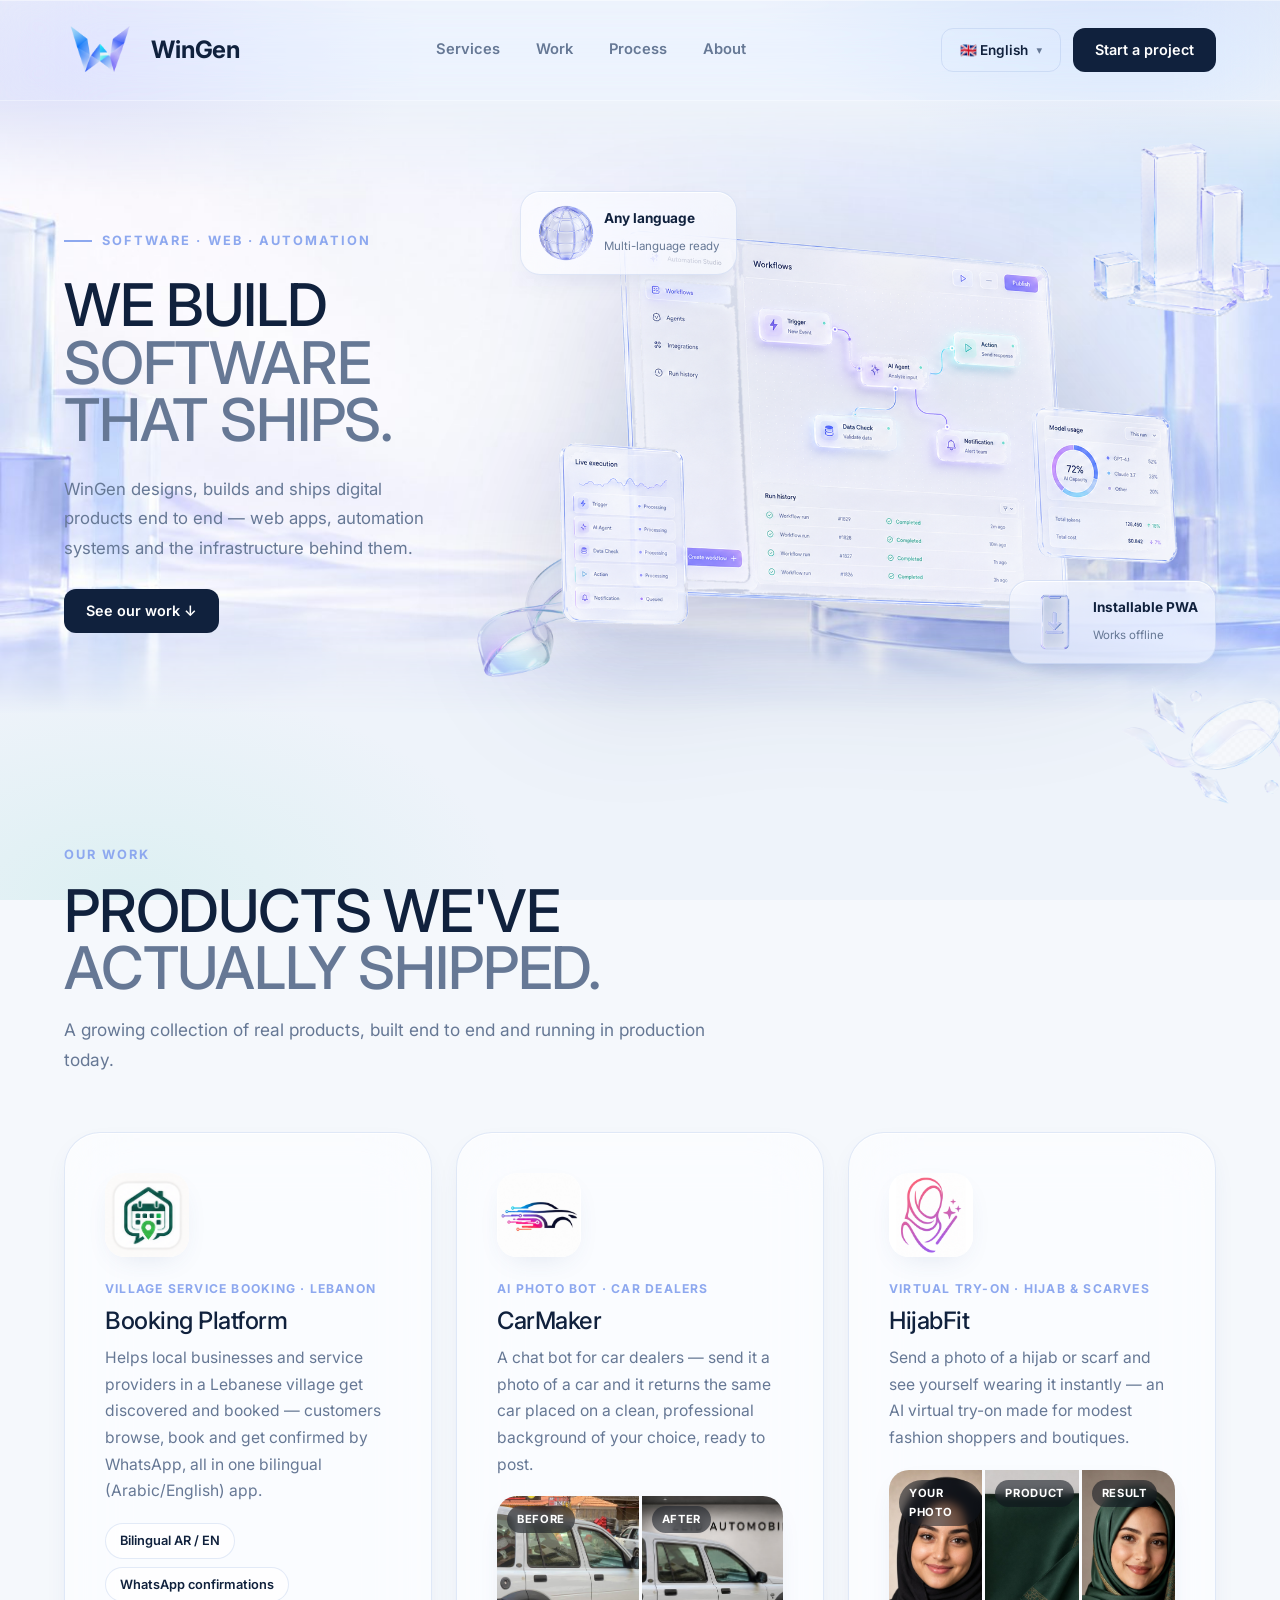
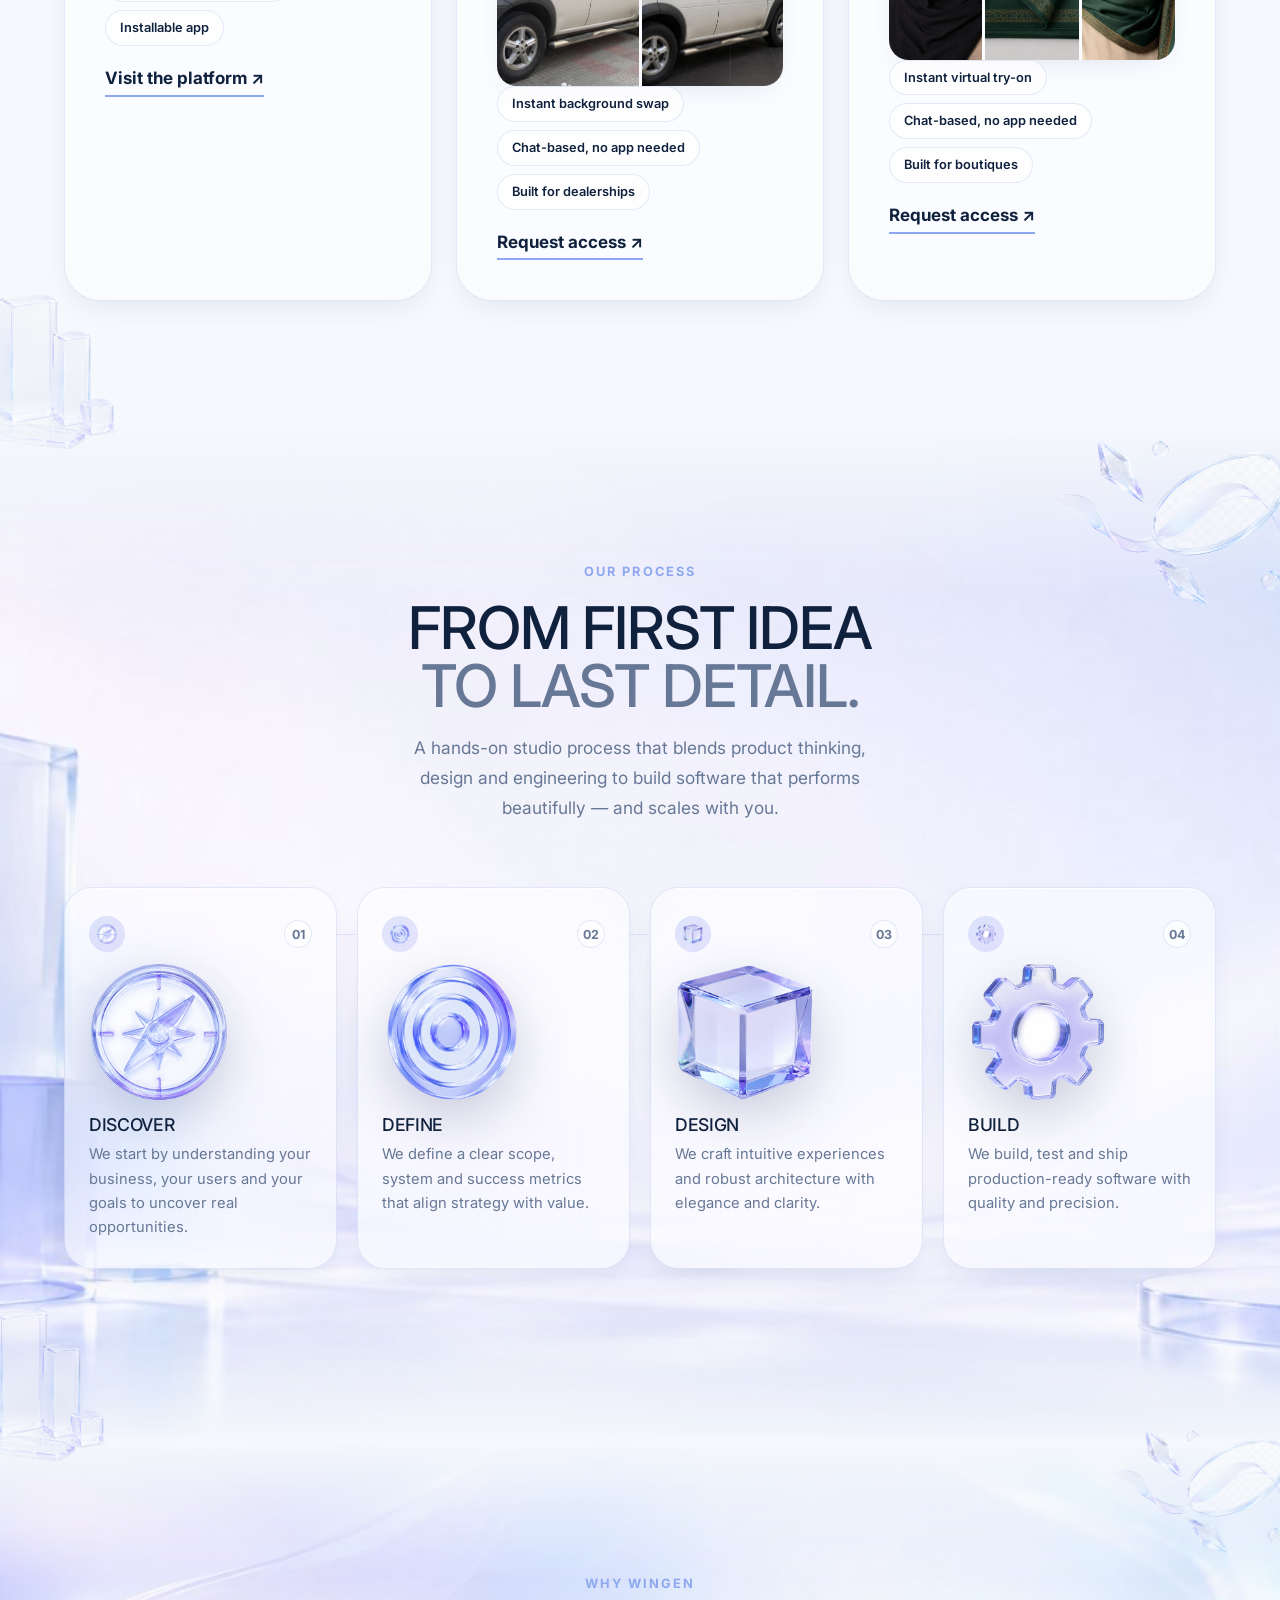
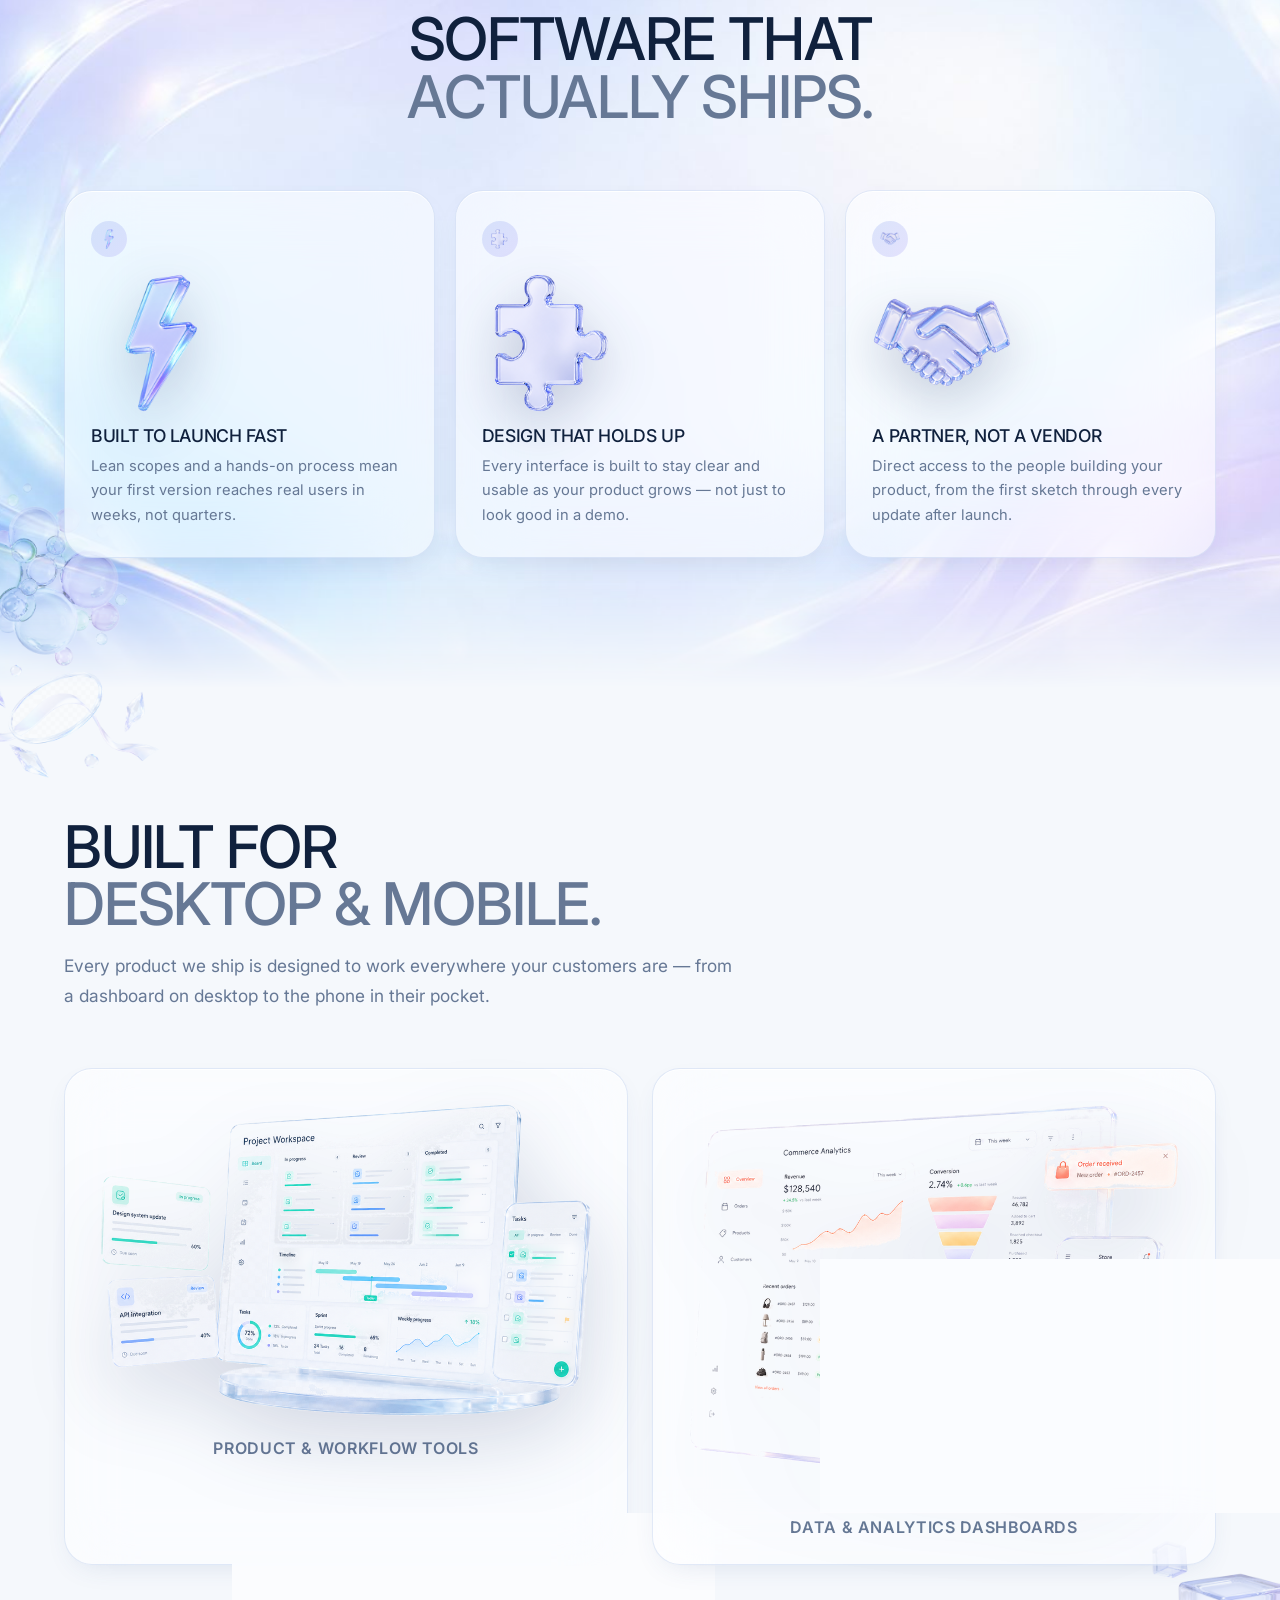
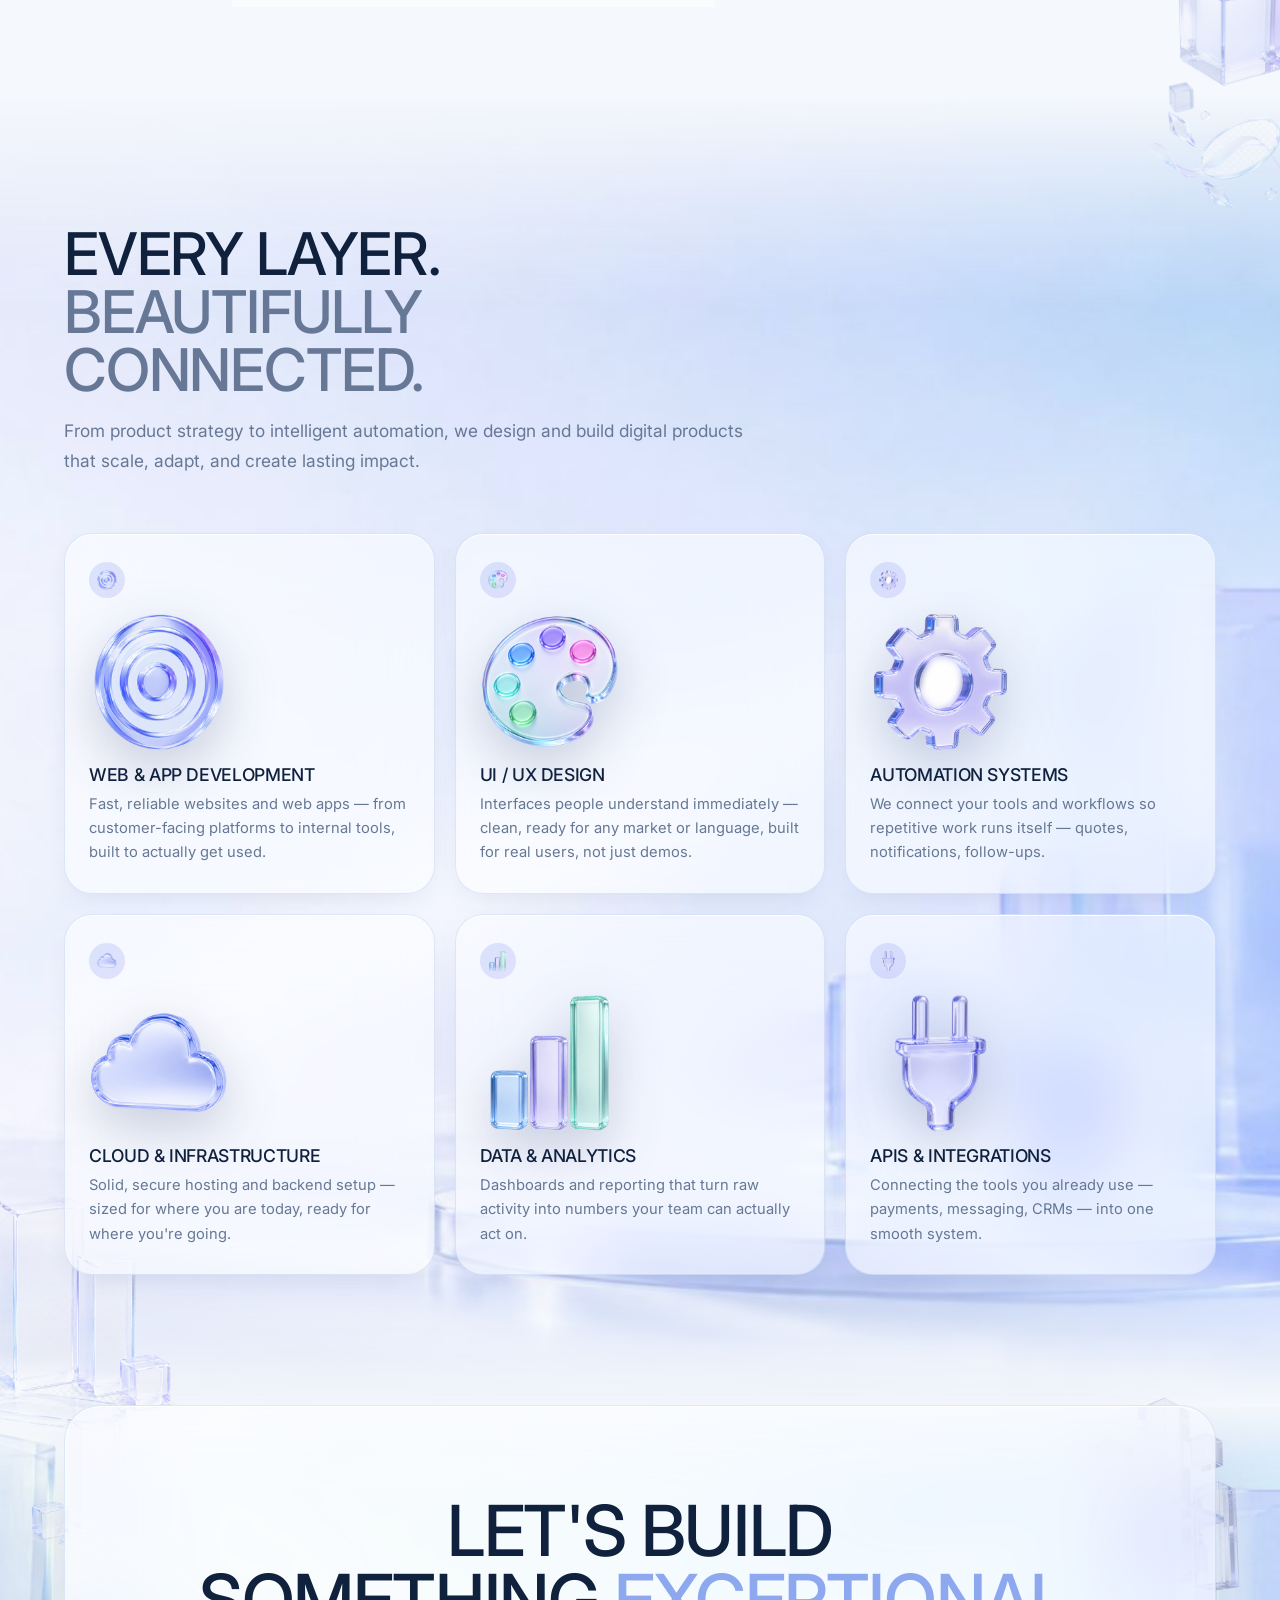
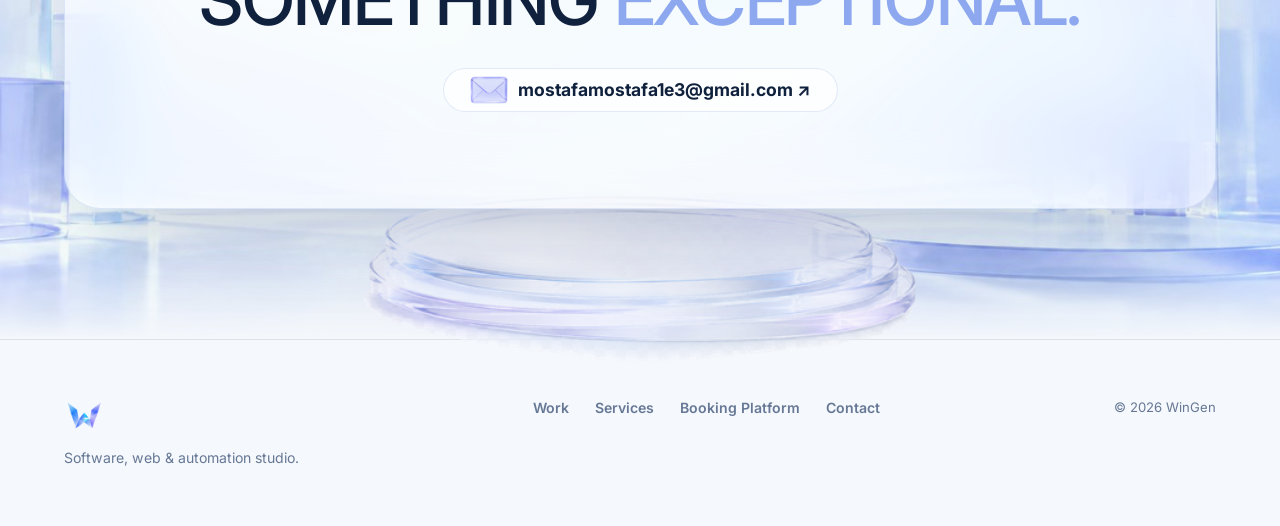
<file: index.html>
<!doctype html>
<html lang="en">
<head>
  <meta charset="UTF-8" />
  <meta name="viewport" content="width=device-width, initial-scale=1.0" />
  <title>WinGen — Software, Web & Automation Studio</title>
  <link rel="icon" type="image/png" href="assets/icon.png" />
  <meta name="theme-color" content="#0f1b3d" />
  <link rel="preconnect" href="https://fonts.googleapis.com" />
  <link rel="preconnect" href="https://fonts.gstatic.com" crossorigin />
  <link href="https://fonts.googleapis.com/css2?family=Inter:wght@400;500;600;700;800;900&family=Scheherazade+New:wght@400;500;600;700&display=swap" rel="stylesheet" />
  <link rel="stylesheet" href="css/style.css?v=32" />
</head>
<body>
  <header class="topbar" id="head">
    <div class="wrap topbar-inner">
      <a href="index.html" class="brand-link">
        <img src="assets/logo-icon.png" alt="" class="brand-logo" />
        <span class="brand-name">WinGen</span>
      </a>
      <nav class="nav-links">
        <a href="#services" data-i18n="nav_services">Services</a>
        <a href="#work" data-i18n="nav_work">Work</a>
        <a href="#process" data-i18n="nav_process">Process</a>
        <a href="#contact" data-i18n="nav_about">About</a>
      </nav>
      <div class="nav-right">
        <div class="lang-dropdown">
          <button type="button" id="lang-toggle" class="lang-toggle" aria-haspopup="true" aria-expanded="false">
            <span class="lang-current">🇬🇧 English</span><span class="lang-caret">▾</span>
          </button>
          <div class="lang-menu" id="lang-menu" hidden>
            <button type="button" class="lang-option" data-lang="en">🇬🇧 English</button>
            <button type="button" class="lang-option" data-lang="ar">🇸🇦 العربية</button>
            <button type="button" class="lang-option" data-lang="de">🇩🇪 Deutsch</button>
          </div>
        </div>
        <a href="#contact" class="btn-cta" data-i18n="nav_cta">Start a project</a>
      </div>
    </div>
  </header>

  <main>
    <section class="hero floor-bg">
      <div class="wrap hero-grid">
        <div class="hero-copy">
          <span class="kicker"><span class="kicker-line"></span> <span data-i18n="hero_kicker">SOFTWARE · WEB · AUTOMATION</span></span>
          <h1><span data-i18n="hero_h1_line1">WE BUILD</span><br /><em data-i18n="hero_h1_line2">SOFTWARE THAT SHIPS.</em></h1>
          <p class="hero-desc" data-i18n="hero_desc">WinGen designs, builds and ships digital products end to end — web apps, automation systems and the infrastructure behind them.</p>
          <a href="#work" class="btn-cta" data-i18n="hero_work_btn">See our work ↓</a>
        </div>

        <div class="hero-stage">
          <img src="assets/decor-cubes.png" alt="" class="decor decor-hero-1" aria-hidden="true" />
          <img src="assets/decor-ribbon2.png" alt="" class="decor decor-hero-2" aria-hidden="true" />

          <div class="float-chip glass chip-top reveal">
            <img src="assets/icons/icon-globe.png" alt="" class="chip-icon" />
            <div><b data-i18n="chip_lang_title">Any language</b><small data-i18n="chip_lang_sub">Multi-language ready</small></div>
          </div>

          <img src="assets/hero-mockup.png" alt="Automation workflow dashboard" class="hero-mockup reveal" />

          <div class="float-chip glass chip-bottom reveal">
            <img src="assets/icons/icon-phone.png" alt="" class="chip-icon" />
            <div><b data-i18n="chip_pwa_title">Installable PWA</b><small data-i18n="chip_pwa_sub">Works offline</small></div>
          </div>
        </div>
      </div>
    </section>

    <section id="work" class="projects-section">
      <img src="assets/decor-crystal.png" alt="" class="decor decor-projects" aria-hidden="true" />
      <img src="assets/decor-cubes.png" alt="" class="decor decor-projects-2" aria-hidden="true" />
      <div class="wrap">
        <div class="sec-head-left reveal">
          <span class="eye" data-i18n="projects_eye">OUR WORK</span>
          <h2><span data-i18n="projects_h2_line1">PRODUCTS WE'VE</span><br /><em data-i18n="projects_h2_line2">ACTUALLY SHIPPED.</em></h2>
          <p data-i18n="projects_desc">A growing collection of real products, built end to end and running in production today.</p>
        </div>

        <div class="project-grid">
          <a href="booking/" class="project-card glass reveal">
            <img src="assets/mawa3id-icon.png" alt="Booking platform logo" class="project-icon" />
            <div class="project-info">
              <span class="project-tag" data-i18n="project1_tag">Village Service Booking · Lebanon</span>
              <h3 data-i18n="project1_title">Booking Platform</h3>
              <p data-i18n="project1_desc">Helps local businesses and service providers in a Lebanese village get discovered and booked — customers browse, book and get confirmed by WhatsApp, all in one bilingual (Arabic/English) app.</p>
              <div class="project-pills">
                <span data-i18n="project1_pill1">Bilingual AR / EN</span>
                <span data-i18n="project1_pill2">WhatsApp confirmations</span>
                <span data-i18n="project1_pill3">Installable app</span>
              </div>
              <span class="link-arrow" data-i18n="project1_link">Visit the platform ↗</span>
            </div>
          </a>

          <a href="#contact" class="project-card glass reveal">
            <img src="assets/carmaker-icon.png" alt="CarMaker bot logo" class="project-icon" />
            <div class="project-info">
              <span class="project-tag" data-i18n="project2_tag">AI Photo Bot · Car Dealers</span>
              <h3 data-i18n="project2_title">CarMaker</h3>
              <p data-i18n="project2_desc">A chat bot for car dealers — send it a photo of a car and it returns the same car placed on a clean, professional background of your choice, ready to post.</p>
              <div class="project-example">
                <div class="project-example-cell">
                  <img src="assets/carmaker-example-before.jpg" alt="Original car photo before processing" />
                  <span class="project-example-label project-example-label-before" data-i18n="project2_example_before">Before</span>
                </div>
                <div class="project-example-cell">
                  <img src="assets/carmaker-example-after.jpg" alt="Car photo after CarMaker replaced the background" />
                  <span class="project-example-label project-example-label-after" data-i18n="project2_example_after">After</span>
                </div>
              </div>
              <div class="project-pills">
                <span data-i18n="project2_pill1">Instant background swap</span>
                <span data-i18n="project2_pill2">Chat-based, no app needed</span>
                <span data-i18n="project2_pill3">Built for dealerships</span>
              </div>
              <span class="link-arrow" data-i18n="project2_link">Request access ↗</span>
            </div>
          </a>

          <a href="#contact" class="project-card glass reveal">
            <img src="assets/hijabfit-icon.png" alt="HijabFit logo" class="project-icon" />
            <div class="project-info">
              <span class="project-tag" data-i18n="project3_tag">Virtual Try-On · Hijab & Scarves</span>
              <h3 data-i18n="project3_title">HijabFit</h3>
              <p data-i18n="project3_desc">Send a photo of a hijab or scarf and see yourself wearing it instantly — an AI virtual try-on made for modest fashion shoppers and boutiques.</p>
              <div class="project-example project-example-3">
                <div class="project-example-cell">
                  <img src="assets/hijabfit-example-self.jpg" alt="Photo of the customer before try-on" />
                  <span class="project-example-label" data-i18n="project3_example_self">Your photo</span>
                </div>
                <div class="project-example-cell">
                  <img src="assets/hijabfit-example-before.jpg" alt="Product photo of the scarf" />
                  <span class="project-example-label" data-i18n="project3_example_product">Product</span>
                </div>
                <div class="project-example-cell">
                  <img src="assets/hijabfit-example-after.jpg" alt="Result showing the scarf worn after virtual try-on" />
                  <span class="project-example-label" data-i18n="project3_example_result">Result</span>
                </div>
              </div>
              <div class="project-pills">
                <span data-i18n="project3_pill1">Instant virtual try-on</span>
                <span data-i18n="project3_pill2">Chat-based, no app needed</span>
                <span data-i18n="project3_pill3">Built for boutiques</span>
              </div>
              <span class="link-arrow" data-i18n="project3_link">Request access ↗</span>
            </div>
          </a>
        </div>
      </div>
    </section>

    <section id="process" class="floor-bg">
      <img src="assets/decor-crystal.png" alt="" class="decor decor-process" aria-hidden="true" />
      <img src="assets/decor-cubes.png" alt="" class="decor decor-process-2" aria-hidden="true" />
      <div class="wrap">
        <div class="sec-head reveal">
          <span class="eye" data-i18n="process_eye">OUR PROCESS</span>
          <h2><span data-i18n="process_h2_line1">FROM FIRST IDEA</span><br /><em data-i18n="process_h2_line2">TO LAST DETAIL.</em></h2>
          <p data-i18n="process_desc">A hands-on studio process that blends product thinking, design and engineering to build software that performs beautifully — and scales with you.</p>
        </div>

        <div class="steps">
          <div class="step glass reveal">
            <div class="step-top"><span class="step-badge"><img src="assets/icons/icon-compass.png" alt="" /></span><span class="step-n">01</span></div>
            <img src="assets/icons/icon-compass.png" alt="" class="step-illustration" />
            <h4 data-i18n="step1_title">Discover</h4><p data-i18n="step1_desc">We start by understanding your business, your users and your goals to uncover real opportunities.</p>
          </div>
          <div class="step glass reveal">
            <div class="step-top"><span class="step-badge"><img src="assets/icons/icon-target.png" alt="" /></span><span class="step-n">02</span></div>
            <img src="assets/icons/icon-target.png" alt="" class="step-illustration" />
            <h4 data-i18n="step2_title">Define</h4><p data-i18n="step2_desc">We define a clear scope, system and success metrics that align strategy with value.</p>
          </div>
          <div class="step glass reveal">
            <div class="step-top"><span class="step-badge"><img src="assets/icons/icon-cube.png" alt="" /></span><span class="step-n">03</span></div>
            <img src="assets/icons/icon-cube.png" alt="" class="step-illustration" />
            <h4 data-i18n="step3_title">Design</h4><p data-i18n="step3_desc">We craft intuitive experiences and robust architecture with elegance and clarity.</p>
          </div>
          <div class="step glass reveal">
            <div class="step-top"><span class="step-badge"><img src="assets/icons/icon-gear.png" alt="" /></span><span class="step-n">04</span></div>
            <img src="assets/icons/icon-gear.png" alt="" class="step-illustration" />
            <h4 data-i18n="step4_title">Build</h4><p data-i18n="step4_desc">We build, test and ship production-ready software with quality and precision.</p>
          </div>
        </div>
      </div>
    </section>

    <section id="why" class="why-section swirl-bg">
      <img src="assets/decor-crystal.png" alt="" class="decor decor-why" aria-hidden="true" />
      <img src="assets/decor-spheres.png" alt="" class="decor decor-why-2" aria-hidden="true" />
      <div class="wrap">
        <div class="sec-head reveal">
          <span class="eye" data-i18n="why_eye">WHY WINGEN</span>
          <h2><span data-i18n="why_h2_line1">SOFTWARE THAT</span><br /><em data-i18n="why_h2_line2">ACTUALLY SHIPS.</em></h2>
        </div>

        <div class="why-grid">
          <div class="why-card glass reveal">
            <span class="why-badge"><img src="assets/icons/icon-lightning.png" alt="" /></span>
            <img src="assets/icons/icon-lightning.png" alt="" class="why-illustration" />
            <h4 data-i18n="why1_title">Built to launch fast</h4>
            <p data-i18n="why1_desc">Lean scopes and a hands-on process mean your first version reaches real users in weeks, not quarters.</p>
          </div>
          <div class="why-card glass reveal">
            <span class="why-badge"><img src="assets/icons/icon-puzzle.png" alt="" /></span>
            <img src="assets/icons/icon-puzzle.png" alt="" class="why-illustration" />
            <h4 data-i18n="why2_title">Design that holds up</h4>
            <p data-i18n="why2_desc">Every interface is built to stay clear and usable as your product grows — not just to look good in a demo.</p>
          </div>
          <div class="why-card glass reveal">
            <span class="why-badge"><img src="assets/icons/icon-handshake.png" alt="" /></span>
            <img src="assets/icons/icon-handshake.png" alt="" class="why-illustration" />
            <h4 data-i18n="why3_title">A partner, not a vendor</h4>
            <p data-i18n="why3_desc">Direct access to the people building your product, from the first sketch through every update after launch.</p>
          </div>
        </div>
      </div>
    </section>

    <section id="showcase" class="showcase-section">
      <img src="assets/decor-crystal.png" alt="" class="decor decor-showcase" aria-hidden="true" />
      <img src="assets/decor-cubes3.png" alt="" class="decor decor-showcase-2" aria-hidden="true" />
      <div class="wrap">
        <div class="sec-head-left reveal">
          <h2><span data-i18n="showcase_h2_line1">BUILT FOR</span><br /><em data-i18n="showcase_h2_line2">DESKTOP &amp; MOBILE.</em></h2>
          <p data-i18n="showcase_desc">Every product we ship is designed to work everywhere your customers are — from a dashboard on desktop to the phone in their pocket.</p>
        </div>

        <div class="showcase-grid">
          <div class="showcase-card glass reveal">
            <img src="assets/showcase-workspace.png" alt="Project and task management dashboard on laptop, tablet and phone" loading="lazy" />
            <h4 data-i18n="showcase1_title">Product &amp; workflow tools</h4>
          </div>
          <div class="showcase-card glass reveal">
            <img src="assets/showcase-analytics.png" alt="Analytics dashboard with revenue and orders on laptop and phone" loading="lazy" />
            <h4 data-i18n="showcase2_title">Data &amp; analytics dashboards</h4>
          </div>
        </div>
      </div>
    </section>

    <section id="services" class="services-section floor-bg">
      <img src="assets/decor-cubes.png" alt="" class="decor decor-services" aria-hidden="true" />
      <img src="assets/decor-crystal.png" alt="" class="decor decor-services-2" aria-hidden="true" />
      <div class="wrap">
        <div class="sec-head-left reveal">
          <h2><span data-i18n="services_h2_line1">EVERY LAYER.</span><br /><em data-i18n="services_h2_line2">BEAUTIFULLY CONNECTED.</em></h2>
          <p data-i18n="services_desc">From product strategy to intelligent automation, we design and build digital products that scale, adapt, and create lasting impact.</p>
        </div>

        <div class="service-grid">
          <div class="service-card glass reveal">
            <span class="service-badge"><img src="assets/icons/icon-target.png" alt="" /></span>
            <img src="assets/icons/icon-target.png" alt="" class="service-illustration" />
            <h3 data-i18n="svc1_title">Web &amp; App Development</h3>
            <p data-i18n="svc1_desc">Fast, reliable websites and web apps — from customer-facing platforms to internal tools, built to actually get used.</p>
          </div>
          <div class="service-card glass reveal">
            <span class="service-badge"><img src="assets/icons/icon-palette.png" alt="" /></span>
            <img src="assets/icons/icon-palette.png" alt="" class="service-illustration" />
            <h3 data-i18n="svc2_title">UI / UX Design</h3>
            <p data-i18n="svc2_desc">Interfaces people understand immediately — clean, ready for any market or language, built for real users, not just demos.</p>
          </div>
          <div class="service-card glass reveal">
            <span class="service-badge"><img src="assets/icons/icon-gear.png" alt="" /></span>
            <img src="assets/icons/icon-gear.png" alt="" class="service-illustration" />
            <h3 data-i18n="svc3_title">Automation Systems</h3>
            <p data-i18n="svc3_desc">We connect your tools and workflows so repetitive work runs itself — quotes, notifications, follow-ups.</p>
          </div>
          <div class="service-card glass reveal">
            <span class="service-badge"><img src="assets/icons/icon-cloud.png" alt="" /></span>
            <img src="assets/icons/icon-cloud.png" alt="" class="service-illustration" />
            <h3 data-i18n="svc4_title">Cloud &amp; Infrastructure</h3>
            <p data-i18n="svc4_desc">Solid, secure hosting and backend setup — sized for where you are today, ready for where you're going.</p>
          </div>
          <div class="service-card glass reveal">
            <span class="service-badge"><img src="assets/icons/icon-chart.png" alt="" /></span>
            <img src="assets/icons/icon-chart.png" alt="" class="service-illustration" />
            <h3 data-i18n="svc5_title">Data &amp; Analytics</h3>
            <p data-i18n="svc5_desc">Dashboards and reporting that turn raw activity into numbers your team can actually act on.</p>
          </div>
          <div class="service-card glass reveal">
            <span class="service-badge"><img src="assets/icons/icon-plug.png" alt="" /></span>
            <img src="assets/icons/icon-plug.png" alt="" class="service-illustration" />
            <h3 data-i18n="svc6_title">APIs &amp; Integrations</h3>
            <p data-i18n="svc6_desc">Connecting the tools you already use — payments, messaging, CRMs — into one smooth system.</p>
          </div>
        </div>
      </div>
    </section>

    <section id="contact" class="contact-section floor-bg">
      <img src="assets/decor-cards.png" alt="" class="decor decor-podium" aria-hidden="true" />
      <img src="assets/decor-cubes.png" alt="" class="decor decor-contact-1" aria-hidden="true" />
      <img src="assets/decor-pillars2.png" alt="" class="decor decor-contact-2" aria-hidden="true" />
      <div class="wrap">
        <div class="cta-card reveal">
          <h2><span data-i18n="contact_h2_line1">LET'S BUILD</span><br /><span data-i18n="contact_h2_line2">SOMETHING</span> <em data-i18n="contact_h2_line3">EXCEPTIONAL.</em></h2>
          <a href="mailto:mostafamostafa1e3@gmail.com" class="cta-email">
            <img src="assets/icons/icon-envelope.png" alt="" class="cta-icon" /> mostafamostafa1e3@gmail.com ↗
          </a>
        </div>
      </div>
    </section>
  </main>

  <footer>
    <div class="wrap foot-inner">
      <div class="foot-brand">
        <img src="assets/logo-icon.png" alt="WinGen" class="foot-logo" />
        <p data-i18n="foot_tagline">Software, web &amp; automation studio.</p>
      </div>
      <nav class="foot-links">
        <a href="#work" data-i18n="foot_work">Work</a>
        <a href="#services" data-i18n="foot_services">Services</a>
        <a href="booking/" data-i18n="foot_booking">Booking Platform</a>
        <a href="#contact" data-i18n="foot_contact">Contact</a>
      </nav>
      <p class="foot-copy">© 2026 WinGen</p>
    </div>
  </footer>

  <script src="js/i18n.js"></script>
  <script src="js/main.js"></script>
</body>
</html>
</file>
<file: css/style.css>
:root {
  --bg: #f5f8fc;
  --bg-alt: #eef3fa;
  --navy: #10213d;
  --ink-mute: #667895;
  --ice: #8da8ef;
  --violet: #aaa0f8;
  --mint: #72dcc2;
  --glass-border: rgba(130, 160, 220, 0.22);
  --glass-bg: rgba(255, 255, 255, 0.55);
  --glass-bg-strong: rgba(255, 255, 255, 0.7);
  --paper: #ffffff;
  --line: rgba(16, 33, 61, 0.1);
  --radius-sm: 12px;
  --radius-md: 20px;
  --radius-lg: 28px;
  --radius-xl: 36px;
  --ease: cubic-bezier(0.16, 1, 0.3, 1);
  --shadow: 0 10px 30px -14px rgba(58, 84, 140, 0.18);
  --shadow-lg: 0 40px 90px -30px rgba(30, 50, 100, 0.28);
  --glass-inner-edge: inset 0 1px 0 rgba(255, 255, 255, 0.9);
  --side-pad: 64px;
}

@media (max-width: 900px) {
  :root {
    --side-pad: 40px;
  }
}

@media (max-width: 560px) {
  :root {
    --side-pad: 20px;
  }
}

* {
  box-sizing: border-box;
}

html {
  scroll-behavior: smooth;
}

body {
  margin: 0;
  font-family: "Inter", system-ui, sans-serif;
  background: var(--bg);
  color: var(--navy);
  font-size: 17px;
  line-height: 1.7;
  -webkit-font-smoothing: antialiased;
  position: relative;
  overflow-x: hidden;
}

html[dir="rtl"] body {
  font-family: "Scheherazade New", "Traditional Arabic", serif;
  line-height: 1.9;
}

body::before {
  content: "";
  position: fixed;
  inset: 0;
  z-index: -1;
  background:
    radial-gradient(50% 38% at 88% -6%, rgba(141, 168, 239, 0.28), transparent 60%),
    radial-gradient(46% 36% at 4% 8%, rgba(170, 160, 248, 0.2), transparent 60%),
    radial-gradient(50% 40% at 10% 100%, rgba(114, 220, 194, 0.14), transparent 60%),
    var(--bg-alt);
}

.wrap {
  max-width: 1480px;
  margin: 0 auto;
  padding: 0 var(--side-pad);
}

h1, h2, h3, h4 {
  margin: 0;
  font-weight: 500;
  letter-spacing: -0.02em;
  line-height: 0.98;
  color: var(--navy);
  text-wrap: balance;
}

h1 em, h2 em {
  font-style: normal;
  color: var(--ink-mute);
}

p {
  margin: 0;
}

a {
  color: inherit;
}

a:focus-visible,
button:focus-visible {
  outline: 2px solid var(--ice);
  outline-offset: 3px;
  border-radius: 4px;
}

.reveal {
  opacity: 0;
  transform: translateY(28px);
  transition: opacity 0.8s var(--ease), transform 0.8s var(--ease);
}

.reveal.in {
  opacity: 1;
  transform: none;
}

@media (prefers-reduced-motion: reduce) {
  .reveal, .float-chip, .live-dot, .decor {
    opacity: 1;
    transform: none;
    transition: none;
    animation: none !important;
  }
}

/* ===== Decorative glass elements ===== */

.decor {
  position: absolute;
  z-index: 0;
  pointer-events: none;
  user-select: none;
  animation: floaty-slow 9s ease-in-out infinite;
}

@keyframes floaty-slow {
  0%, 100% { transform: translateY(0); }
  50% { transform: translateY(-14px); }
}

/* ===== Glass surface (shared) ===== */

.glass {
  background: var(--glass-bg);
  backdrop-filter: blur(32px) saturate(1.5);
  -webkit-backdrop-filter: blur(32px) saturate(1.5);
  border: 1px solid var(--glass-border);
  box-shadow: var(--shadow), var(--glass-inner-edge);
}

@media (max-width: 640px) {
  .glass {
    backdrop-filter: blur(18px) saturate(1.3);
    -webkit-backdrop-filter: blur(18px) saturate(1.3);
  }
}

/* ===== Header ===== */

.topbar {
  position: sticky;
  top: 0;
  z-index: 40;
  background: rgba(255, 255, 255, 0.06);
  backdrop-filter: blur(44px) saturate(1.9);
  -webkit-backdrop-filter: blur(44px) saturate(1.9);
  border-bottom: 1px solid rgba(255, 255, 255, 0.35);
  box-shadow: 0 1px 0 rgba(255, 255, 255, 0.45) inset;
  transition: background 0.3s ease, box-shadow 0.3s ease, border-color 0.3s ease;
}

.topbar.scrolled {
  background: rgba(255, 255, 255, 0.28);
  border-bottom-color: var(--glass-border);
  box-shadow: var(--shadow), 0 1px 0 rgba(255, 255, 255, 0.45) inset;
}

.topbar-inner {
  display: flex;
  align-items: center;
  justify-content: space-between;
  gap: 20px;
  height: 100px;
}

.brand-link {
  display: flex;
  align-items: center;
  gap: 14px;
  text-decoration: none;
}

.brand-logo {
  height: 72px;
  width: auto;
  display: block;
}

.brand-name {
  font-size: 1.5rem;
  font-weight: 700;
  letter-spacing: -0.01em;
  color: var(--navy);
  text-transform: none;
}

.foot-logo {
  height: 40px;
  width: auto;
  display: block;
  margin-bottom: 10px;
}

.nav-links {
  display: flex;
  gap: 36px;
}

.nav-links a {
  text-decoration: none;
  font-size: 0.92rem;
  font-weight: 600;
  color: var(--ink-mute);
  transition: color 0.2s ease;
}

.nav-links a:hover {
  color: var(--navy);
}

@media (max-width: 860px) {
  .nav-links {
    display: none;
  }
}

.btn-cta {
  display: inline-flex;
  align-items: center;
  min-height: 44px;
  padding: 0 22px;
  border-radius: var(--radius-sm);
  background: var(--navy);
  color: white;
  text-decoration: none;
  font-weight: 600;
  font-size: 0.9rem;
  transition: transform 0.3s var(--ease), background 0.3s ease;
}

.btn-cta:hover {
  transform: translateY(-2px);
  background: #1b2f54;
}

.nav-right {
  display: flex;
  align-items: center;
  gap: 12px;
}

.lang-dropdown {
  position: relative;
}

.lang-toggle {
  display: inline-flex;
  align-items: center;
  gap: 8px;
  min-height: 44px;
  padding: 0 18px;
  border-radius: var(--radius-sm);
  background: transparent;
  border: 1px solid var(--glass-border);
  color: var(--navy);
  font-weight: 600;
  font-size: 0.85rem;
  font-family: inherit;
  cursor: pointer;
  transition: background 0.2s ease, transform 0.3s var(--ease);
}

.lang-toggle:hover {
  background: rgba(255, 255, 255, 0.5);
  transform: translateY(-2px);
}

.lang-caret {
  font-size: 0.7rem;
  color: var(--ink-mute);
}

.lang-toggle[aria-expanded="true"] .lang-caret {
  transform: rotate(180deg);
}

.lang-menu[hidden] {
  display: none;
}

.lang-menu {
  position: absolute;
  top: calc(100% + 8px);
  inset-inline-start: 0;
  min-width: 100%;
  background: var(--glass-bg-strong);
  backdrop-filter: blur(32px) saturate(1.5);
  -webkit-backdrop-filter: blur(32px) saturate(1.5);
  border: 1px solid var(--glass-border);
  box-shadow: var(--shadow-lg), var(--glass-inner-edge);
  border-radius: var(--radius-sm);
  padding: 6px;
  z-index: 50;
  display: flex;
  flex-direction: column;
  gap: 2px;
}

.lang-option {
  display: block;
  width: 100%;
  text-align: start;
  white-space: nowrap;
  padding: 9px 14px;
  border: none;
  background: transparent;
  border-radius: 8px;
  color: var(--navy);
  font-weight: 600;
  font-size: 0.85rem;
  font-family: inherit;
  cursor: pointer;
  transition: background 0.15s ease;
}

.lang-option:hover {
  background: rgba(141, 168, 239, 0.18);
}

.lang-option.active {
  background: rgba(141, 168, 239, 0.28);
}

@media (max-width: 640px) {
  .topbar-inner {
    height: 76px;
    gap: 10px;
  }

  .brand-logo {
    height: 44px;
  }

  .brand-name {
    font-size: 1.15rem;
  }

  .nav-right {
    gap: 8px;
  }

  .lang-toggle {
    padding: 0 12px;
    min-height: 38px;
    font-size: 0.76rem;
  }

  .btn-cta {
    padding: 0 14px;
    min-height: 38px;
    font-size: 0.78rem;
  }
}

@media (max-width: 400px) {
  .brand-name {
    display: none;
  }
}

/* ===== Hero ===== */

.hero {
  padding: 90px 0 50px;
}

@media (max-width: 640px) {
  .hero {
    padding: 36px 0 40px;
  }
}

.hero-grid {
  display: grid;
  grid-template-columns: 0.72fr 1.28fr;
  gap: 64px;
  align-items: center;
}

@media (max-width: 900px) {
  .hero-grid {
    grid-template-columns: 1fr;
    gap: 56px;
  }
}

.kicker {
  display: inline-flex;
  align-items: center;
  gap: 10px;
  font-size: 0.8rem;
  font-weight: 700;
  letter-spacing: 0.16em;
  color: var(--ice);
  margin-bottom: 24px;
}

.kicker-line {
  width: 28px;
  height: 1.5px;
  background: var(--ice);
}

.hero-copy h1 {
  font-size: clamp(2.2rem, 4.6vw, 4.2rem);
  text-transform: uppercase;
  margin-bottom: 26px;
}

.hero-desc {
  color: var(--ink-mute);
  font-size: 1.05rem;
  line-height: 1.75;
  max-width: 560px;
  margin-bottom: 26px;
}

.link-arrow {
  display: inline-flex;
  align-items: center;
  gap: 6px;
  text-decoration: none;
  font-weight: 700;
  color: var(--navy);
  border-bottom: 2px solid var(--ice);
  padding-bottom: 2px;
  transition: gap 0.25s ease, color 0.25s ease;
}

.link-arrow:hover {
  gap: 10px;
  color: var(--ice);
}

.hero-stage {
  position: relative;
  padding: 34px;
}

.hero-mockup {
  position: relative;
  z-index: 1;
  width: 100%;
  display: block;
  filter: drop-shadow(0 40px 70px rgba(30, 50, 100, 0.22));
}

.decor-hero-1 {
  width: 190px;
  top: -50px;
  inset-inline-end: -60px;
  opacity: 0.9;
}

.decor-hero-2 {
  width: 170px;
  bottom: -15px;
  inset-inline-start: -45px;
  opacity: 0.6;
  animation-delay: 1.8s;
}

@media (max-width: 640px) {
  .decor-hero-1 { width: 90px; }
  .decor-hero-2 { width: 110px; }
}

@media (max-width: 480px) {
  .decor-hero-1, .decor-hero-2 { display: none; }
}

.float-chip {
  position: absolute;
  display: flex;
  align-items: center;
  gap: 10px;
  border-radius: var(--radius-md);
  padding: 13px 17px;
  z-index: 2;
  animation: floaty 5s ease-in-out infinite;
}

.chip-top {
  top: 0;
  inset-inline-start: 0;
}

.chip-bottom {
  bottom: 0;
  inset-inline-end: 0;
  animation-delay: 1.4s;
}

@keyframes floaty {
  0%, 100% { transform: translateY(0); }
  50% { transform: translateY(-9px); }
}

.chip-icon {
  width: 56px;
  height: 56px;
  object-fit: contain;
  display: block;
  flex-shrink: 0;
}

.float-chip b {
  display: block;
  font-size: 0.85rem;
}

.float-chip small {
  font-size: 0.72rem;
  color: var(--ink-mute);
}

@media (max-width: 480px) {
  .float-chip {
    display: none;
  }
}

/* ===== Section heads ===== */

section {
  position: relative;
  z-index: 0;
  padding: 130px 0;
}

.floor-bg::before,
.swirl-bg::before {
  content: "";
  position: absolute;
  inset: 0;
  z-index: -1;
  pointer-events: none;
  background-size: cover;
  background-repeat: no-repeat;
  mask-image: linear-gradient(to bottom, transparent, black 16%, black 84%, transparent);
  -webkit-mask-image: linear-gradient(to bottom, transparent, black 16%, black 84%, transparent);
}

.floor-bg::before {
  background-image: url("../assets/floor-bg.jpg");
}

.hero.floor-bg::before {
  background-position: right bottom;
}

#process.floor-bg::before {
  background-position: left bottom;
  background-color: rgba(170, 160, 248, 0.04);
  background-blend-mode: multiply;
}

.contact-section.floor-bg::before {
  background-position: center bottom;
  background-color: rgba(114, 220, 194, 0.05);
  background-blend-mode: multiply;
}

.services-section.floor-bg::before {
  background-position: top right;
  background-color: rgba(141, 168, 239, 0.05);
  background-blend-mode: multiply;
}

.swirl-bg::before {
  background-image: url("../assets/bg-swirl.jpg");
  background-position: center;
}

.decor-process,
.decor-process-2,
.decor-services,
.decor-services-2,
.decor-showcase,
.decor-showcase-2,
.decor-why-2,
.decor-contact-1,
.decor-contact-2 {
  z-index: -1;
}

.decor-process {
  width: 320px;
  top: 0;
  inset-inline-end: -90px;
  opacity: 0.6;
}

.decor-process-2 {
  width: 170px;
  bottom: -20px;
  inset-inline-start: -60px;
  opacity: 0.5;
  animation-delay: 3.2s;
}

.decor-services {
  width: 260px;
  bottom: -30px;
  inset-inline-start: -80px;
  opacity: 0.55;
  animation-delay: 1.6s;
}

.decor-services-2 {
  width: 190px;
  top: 10px;
  inset-inline-end: -50px;
  opacity: 0.5;
  animation-delay: 0.8s;
}

.decor-showcase {
  width: 220px;
  top: -30px;
  inset-inline-start: -60px;
  opacity: 0.5;
  animation-delay: 2.6s;
}

.decor-showcase-2 {
  width: 180px;
  bottom: -20px;
  inset-inline-end: -50px;
  opacity: 0.45;
  animation-delay: 1.2s;
}

.decor-why-2 {
  width: 200px;
  bottom: 20px;
  inset-inline-start: -70px;
  opacity: 0.45;
  animation-delay: 3.6s;
}

.decor-podium {
  width: min(560px, 80%);
  bottom: -30px;
  left: 50%;
  transform: translateX(-50%);
  opacity: 0.8;
  z-index: -1;
  animation: none;
}

@media (max-width: 640px) {
  .decor-podium {
    display: none;
  }
}

.decor-contact-1 {
  width: 150px;
  top: 10px;
  inset-inline-start: 2%;
  opacity: 0.5;
  animation-delay: 2s;
}

.decor-contact-2 {
  width: 160px;
  top: -10px;
  inset-inline-end: 3%;
  opacity: 0.45;
  animation-delay: 0.4s;
}

@media (max-width: 900px) {
  .decor-process, .decor-process-2, .decor-services, .decor-services-2,
  .decor-showcase, .decor-showcase-2, .decor-contact-1, .decor-contact-2 {
    display: none;
  }
}

.sec-head {
  max-width: 46ch;
  margin: 0 auto 64px;
  text-align: center;
}

.sec-head-left {
  max-width: 62ch;
  margin-bottom: 56px;
}

.eye {
  display: block;
  font-size: 0.8rem;
  font-weight: 700;
  letter-spacing: 0.16em;
  text-transform: uppercase;
  color: var(--ice);
  margin-bottom: 16px;
}

.sec-head h2, .sec-head-left h2 {
  font-size: clamp(2.1rem, 4.6vw, 4rem);
  text-transform: uppercase;
  margin-bottom: 18px;
}

.sec-head p, .sec-head-left p {
  color: var(--ink-mute);
  font-size: 1.08rem;
  line-height: 1.75;
}

/* ===== Projects ===== */

.decor-projects {
  width: 220px;
  top: -30px;
  inset-inline-end: -60px;
  opacity: 0.5;
  z-index: -1;
}

.decor-projects-2 {
  width: 170px;
  bottom: -20px;
  inset-inline-start: -50px;
  opacity: 0.45;
  z-index: -1;
  animation-delay: 2.2s;
}

@media (max-width: 900px) {
  .decor-projects, .decor-projects-2 {
    display: none;
  }
}

.project-grid {
  display: grid;
  grid-template-columns: 1fr;
  gap: 24px;
}

@media (min-width: 640px) {
  .project-grid {
    grid-template-columns: repeat(auto-fit, minmax(360px, 1fr));
  }
}

.project-card {
  display: flex;
  flex-direction: column;
  align-items: flex-start;
  gap: 16px;
  border-radius: var(--radius-xl);
  padding: 40px;
  text-decoration: none;
  color: inherit;
  transition: transform 0.3s var(--ease);
}

.project-example {
  display: grid;
  grid-template-columns: 1fr 1fr;
  gap: 3px;
  width: 100%;
  border-radius: var(--radius-md);
  overflow: hidden;
  box-shadow: var(--shadow);
}

.project-example-3 {
  grid-template-columns: 1fr 1fr 1fr;
}

.project-example-cell {
  position: relative;
  height: 190px;
}

.project-example-cell img {
  display: block;
  width: 100%;
  height: 100%;
  object-fit: cover;
}

.project-example-label {
  position: absolute;
  top: 10px;
  left: 10px;
  padding: 4px 10px;
  border-radius: 999px;
  font-size: 0.7rem;
  font-weight: 700;
  letter-spacing: 0.06em;
  text-transform: uppercase;
  background: rgba(15, 20, 30, 0.55);
  color: white;
  backdrop-filter: blur(4px);
}

.project-card:hover {
  transform: translateY(-6px);
}

.project-icon {
  width: 84px;
  height: 84px;
  border-radius: var(--radius-md);
  flex-shrink: 0;
  box-shadow: var(--shadow);
}

.project-info h3 {
  font-size: 1.5rem;
  text-transform: none;
  margin: 8px 0 12px;
}

.project-tag {
  font-size: 0.76rem;
  font-weight: 700;
  letter-spacing: 0.1em;
  text-transform: uppercase;
  color: var(--ice);
}

.project-info p {
  color: var(--ink-mute);
  font-size: 0.98rem;
  line-height: 1.7;
  max-width: 620px;
  margin-bottom: 18px;
}

.project-pills {
  display: flex;
  flex-wrap: wrap;
  gap: 8px;
  margin-bottom: 18px;
}

.project-pills span {
  background: rgba(255, 255, 255, 0.7);
  border: 1px solid var(--glass-border);
  border-radius: 999px;
  padding: 6px 14px;
  font-size: 0.8rem;
  font-weight: 600;
  color: var(--navy);
}

@media (max-width: 640px) {
  .project-card {
    padding: 28px;
  }
}

/* ===== Process ===== */

.steps {
  display: grid;
  grid-template-columns: repeat(4, 1fr);
  gap: 20px;
  margin-bottom: 44px;
}

@media (max-width: 800px) {
  .steps {
    grid-template-columns: 1fr 1fr;
  }
}

@media (max-width: 480px) {
  .steps {
    grid-template-columns: 1fr;
  }
}

.step {
  position: relative;
  border-radius: var(--radius-lg);
  padding: 28px 24px;
  transition: transform 0.3s var(--ease), box-shadow 0.3s ease;
}

.step:hover {
  transform: translateY(-5px);
}

.step:not(:last-child)::after {
  content: "";
  position: absolute;
  top: 46px;
  inset-inline-end: -20px;
  width: 20px;
  height: 1px;
  background: var(--glass-border);
}

@media (max-width: 800px) {
  .step:not(:last-child)::after {
    display: none;
  }
}

.step-top {
  display: flex;
  align-items: center;
  justify-content: space-between;
  margin-bottom: 10px;
}

.step-badge {
  display: inline-flex;
  align-items: center;
  justify-content: center;
  width: 36px;
  height: 36px;
  border-radius: 999px;
  background: linear-gradient(135deg, rgba(141, 168, 239, 0.28), rgba(170, 160, 248, 0.28));
}

.step-badge img {
  width: 20px;
  height: 20px;
  object-fit: contain;
}

.step-illustration {
  display: block;
  width: 140px;
  height: 140px;
  object-fit: contain;
  margin: 4px 0 14px;
  filter: drop-shadow(0 18px 26px rgba(30, 50, 100, 0.22));
}

.step-n {
  display: inline-flex;
  align-items: center;
  justify-content: center;
  width: 28px;
  height: 28px;
  border-radius: 999px;
  background: rgba(255, 255, 255, 0.6);
  border: 1px solid var(--glass-border);
  font-size: 0.78rem;
  font-weight: 700;
  color: var(--ink-mute);
}

.step h4 {
  font-size: 1.1rem;
  text-transform: uppercase;
  margin-bottom: 9px;
}

.step p {
  color: var(--ink-mute);
  font-size: 0.92rem;
  line-height: 1.65;
}


/* ===== Why WinGen ===== */

.why-grid {
  display: grid;
  grid-template-columns: repeat(3, 1fr);
  gap: 20px;
}

@media (max-width: 800px) {
  .why-grid {
    grid-template-columns: 1fr;
  }
}

.why-card {
  border-radius: var(--radius-lg);
  padding: 30px 26px;
  transition: transform 0.3s var(--ease);
}

.why-card:hover {
  transform: translateY(-6px);
}

.why-badge {
  display: inline-flex;
  align-items: center;
  justify-content: center;
  width: 36px;
  height: 36px;
  border-radius: 999px;
  background: linear-gradient(135deg, rgba(141, 168, 239, 0.28), rgba(170, 160, 248, 0.28));
  margin-bottom: 16px;
}

.why-badge img {
  width: 20px;
  height: 20px;
  object-fit: contain;
}

.why-illustration {
  display: block;
  width: 140px;
  height: 140px;
  object-fit: contain;
  margin-bottom: 14px;
  filter: drop-shadow(0 18px 26px rgba(30, 50, 100, 0.22));
}

.why-card h4 {
  font-size: 1.1rem;
  text-transform: uppercase;
  margin-bottom: 10px;
}

.why-card p {
  color: var(--ink-mute);
  font-size: 0.92rem;
  line-height: 1.65;
}

.decor-why {
  width: 240px;
  top: -20px;
  inset-inline-end: -70px;
  opacity: 0.55;
  z-index: -1;
}

@media (max-width: 900px) {
  .decor-why, .decor-why-2 {
    display: none;
  }
}

/* ===== Showcase ===== */

.showcase-grid {
  display: grid;
  grid-template-columns: 1fr 1fr;
  gap: 24px;
}

@media (max-width: 800px) {
  .showcase-grid {
    grid-template-columns: 1fr;
  }
}

.showcase-card {
  border-radius: var(--radius-lg);
  padding: 32px 32px 28px;
  text-align: center;
  transition: transform 0.3s var(--ease);
}

.showcase-card:hover {
  transform: translateY(-6px);
}

.showcase-card img {
  width: 100%;
  height: auto;
  display: block;
  margin-bottom: 22px;
  filter: drop-shadow(0 24px 40px rgba(30, 50, 100, 0.18));
}

.showcase-card h4 {
  font-size: 1rem;
  font-weight: 600;
  color: var(--ink-mute);
  text-transform: uppercase;
  letter-spacing: 0.04em;
}

/* ===== Services ===== */

.service-grid {
  display: grid;
  grid-template-columns: repeat(3, 1fr);
  gap: 20px;
}

@media (max-width: 900px) {
  .service-grid {
    grid-template-columns: 1fr 1fr;
  }
}

@media (max-width: 520px) {
  .service-grid {
    grid-template-columns: 1fr;
  }
}

.service-card {
  border-radius: var(--radius-lg);
  padding: 28px 24px;
  transition: transform 0.3s var(--ease), box-shadow 0.3s ease;
}

.service-card:hover {
  transform: translateY(-6px);
}

.service-badge {
  display: inline-flex;
  align-items: center;
  justify-content: center;
  width: 36px;
  height: 36px;
  border-radius: 999px;
  background: linear-gradient(135deg, rgba(141, 168, 239, 0.28), rgba(170, 160, 248, 0.28));
  margin-bottom: 14px;
}

.service-badge img {
  width: 20px;
  height: 20px;
  object-fit: contain;
}

.service-illustration {
  display: block;
  width: 140px;
  height: 140px;
  object-fit: contain;
  margin-bottom: 14px;
  filter: drop-shadow(0 18px 26px rgba(30, 50, 100, 0.22));
}

.service-card h3 {
  font-size: 1.1rem;
  text-transform: uppercase;
  margin-bottom: 9px;
}

.service-card p {
  color: var(--ink-mute);
  font-size: 0.92rem;
  line-height: 1.65;
}

/* ===== Contact / CTA ===== */

.contact-section {
  padding-top: 0;
}

.cta-card {
  background: var(--glass-bg);
  backdrop-filter: blur(32px) saturate(1.5);
  -webkit-backdrop-filter: blur(32px) saturate(1.5);
  border: 1px solid var(--glass-border);
  box-shadow: var(--shadow-lg), var(--glass-inner-edge);
  border-radius: var(--radius-xl);
  padding: 90px 40px;
  text-align: center;
}

@media (max-width: 420px) {
  .cta-card {
    padding: 60px 18px;
  }
}

.cta-card h2 {
  font-size: clamp(2.2rem, 5.6vw, 4.4rem);
  text-transform: uppercase;
  margin-bottom: 34px;
}

.cta-card h2 em {
  color: var(--ice);
}

.cta-email {
  display: inline-flex;
  align-items: center;
  gap: 10px;
  min-height: 44px;
  text-decoration: none;
  color: var(--navy);
  font-weight: 700;
  font-size: 1.1rem;
  background: rgba(255, 255, 255, 0.75);
  padding: 0 26px;
  border-radius: 999px;
  border: 1px solid var(--glass-border);
  transition: transform 0.3s var(--ease);
}

.cta-email:hover {
  transform: translateY(-2px);
}

.cta-icon {
  width: 38px;
  height: 38px;
  object-fit: contain;
  display: block;
}

@media (max-width: 640px) {
  .cta-email {
    font-size: 0.95rem;
    padding: 0 18px;
    gap: 8px;
    max-width: 100%;
  }

  .cta-icon {
    width: 26px;
    height: 26px;
  }
}

@media (max-width: 420px) {
  .cta-email {
    font-size: 0.72rem;
    padding: 0 14px;
  }

  .cta-icon {
    width: 20px;
    height: 20px;
  }
}

/* ===== Footer ===== */

footer {
  padding: 56px 0;
  border-top: 1px solid var(--line);
}

.foot-inner {
  display: flex;
  justify-content: space-between;
  align-items: flex-start;
  flex-wrap: wrap;
  gap: 24px;
}

.foot-brand p {
  color: var(--ink-mute);
  font-size: 0.88rem;
}

.foot-links {
  display: flex;
  gap: 26px;
  flex-wrap: wrap;
}

.foot-links a {
  text-decoration: none;
  color: var(--ink-mute);
  font-size: 0.88rem;
  font-weight: 600;
}

.foot-links a:hover {
  color: var(--navy);
}

.foot-copy {
  color: var(--ink-mute);
  font-size: 0.82rem;
}
</file>
